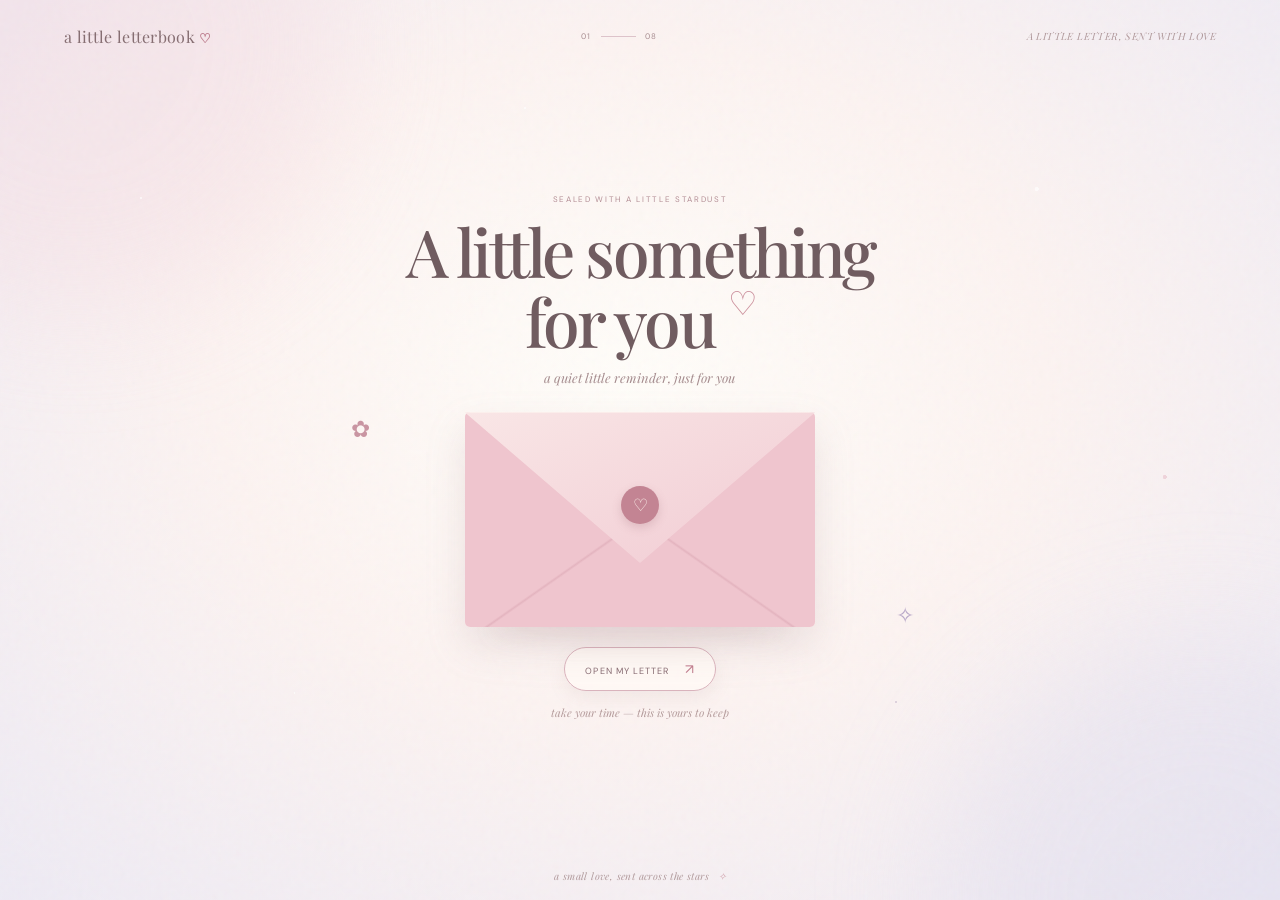
<file: index.html>
<!doctype html>
<html lang="en">
<head>
  <meta charset="utf-8">
  <meta name="viewport" content="width=device-width, initial-scale=1, viewport-fit=cover">
  <meta name="theme-color" content="#f9edf1">
  <meta name="description" content="A little eight-page love letter for Soobin, made with love by a MOA.">
  <title>A Little Letterbook for Soobin ♡</title>
  <link rel="preconnect" href="https://fonts.googleapis.com">
  <link rel="preconnect" href="https://fonts.gstatic.com" crossorigin>
  <link href="https://fonts.googleapis.com/css2?family=DM+Sans:wght@400;500;600&family=Playfair+Display:ital,wght@0,500;0,600;1,500;1,600&family=Sacramento&display=swap" rel="stylesheet">
  <link rel="stylesheet" href="styles.css">
</head>
<body>
  <main class="letterbook" id="letterbook">
    <div class="sky-glow" aria-hidden="true"></div>
    <div class="starfield" aria-hidden="true"></div>
    <div class="floating-hearts" id="floatingHearts" aria-hidden="true"></div>
    <header class="book-chrome">
      <span class="book-mark">a little letterbook <b>♡</b></span>
      <span class="page-count" id="pageCount">01 <i></i> 08</span>
      <span class="book-mark-note">a little letter, sent with love</span>
    </header>

    <div class="book-stage" id="bookStage" aria-live="polite">
      <section class="book-page envelope-page active" id="page-1" aria-label="The Sealed Envelope">
        <div class="cover-copy">
          <p class="tiny-heading">sealed with a little stardust</p>
          <h1>A little something<br>for you <span>♡</span></h1>
          <p class="cover-note">a quiet little reminder, just for you</p>
        </div>
        <div class="envelope-wrap">
          <div class="envelope-shadow"></div>
          <div class="envelope" id="envelope" aria-hidden="true">
            <div class="letter-slip"><span>for soobin</span><b>♡</b></div>
            <div class="envelope-back"></div><div class="envelope-front"></div><div class="envelope-flap"></div><div class="wax-seal">♡</div>
          </div>
        </div>
        <button class="primary-button open-button" id="openLetter" type="button">Open My Letter <span>↗</span></button>
        <p class="cover-footnote">take your time — this is yours to keep</p>
        <span class="cover-flower flower-left" aria-hidden="true">✿</span><span class="cover-flower flower-right" aria-hidden="true">✧</span>
      </section>

      <section class="book-page paper-page" id="page-2" aria-label="The Beginning" aria-hidden="true" hidden>
        <div class="paper-sheet"><div class="paper-frame"></div><span class="paper-flower flower-top" aria-hidden="true">❀</span><span class="paper-sparkle sparkle-side" aria-hidden="true">✧</span>
          <div class="paper-copy"><p class="page-kicker">page one · the beginning</p><h2>Dear <em>Soobin,</em></h2>
            <div class="handwriting"><p>I hope this finds you in a soft, unhurried moment, with a warm drink nearby and nowhere you need to be for just a little while.</p><p>I made this tiny letterbook to leave a little warmth with you. Think of each page as a small pressed flower: a gentle thing to find on an ordinary day.</p><p>There is no need to read quickly. Turn the pages whenever you're ready. Every word was written with care, and with a grateful heart.</p></div>
            <div class="letter-signature"><span>with a little love,</span><b>a MOA ♡</b></div>
          </div>
        </div>
        <div class="page-controls"><button class="quiet-button" type="button" data-prev>← Previous Page</button><button class="next-button" type="button" data-next>Next Page <span>→</span></button></div>
      </section>

      <section class="book-page paper-page" id="page-3" aria-label="What You Mean to Me" aria-hidden="true" hidden>
        <div class="paper-sheet paper-rose"><div class="paper-frame"></div><span class="paper-flower flower-top" aria-hidden="true">✿</span><span class="paper-sparkle sparkle-side" aria-hidden="true">♡</span>
          <div class="paper-copy"><p class="page-kicker">page two · what you mean to me</p><h2>A little piece<br>of <em>sunshine</em></h2>
            <div class="handwriting"><p>You may never know how much happiness your smile brings. It has a lovely way of making a long day feel lighter, like someone opened the curtains and let morning in.</p><p>In a world that can sometimes feel overwhelming, your presence feels like a little piece of sunshine. Your gentle words, your laughter, and the care you show the people around you make the world feel kinder.</p><p>Even from far away, you make someone's ordinary days a little more beautiful. I hope you feel a bit of that love coming back to you today.</p></div>
            <div class="letter-signature"><span>kept close, always</span><b>♡</b></div>
          </div>
        </div>
        <div class="page-controls"><button class="quiet-button" type="button" data-prev>← Previous Page</button><button class="next-button" type="button" data-next>Next Page <span>→</span></button></div>
      </section>

      <section class="book-page photo-only-page" id="page-4" aria-label="Photo album" aria-hidden="true" hidden>
        <div class="photo-album" id="photoAlbum">
          <span class="album-decoration album-flower flower-a" aria-hidden="true">✿</span><span class="album-decoration album-star star-a" aria-hidden="true">✧</span><span class="album-decoration album-heart heart-a" aria-hidden="true">♡</span><span class="album-decoration album-flower flower-b" aria-hidden="true">❀</span>
          <button class="photo-card photo-one" type="button" data-photo="0" aria-label="Enlarge photo"><img src="assets/soobin-portrait.png" alt="Soobin in a cream jacket"></button>
          <button class="photo-card photo-two" type="button" data-photo="1" aria-label="Enlarge photo"><img src="assets/soobin-heart.png" alt="Soobin making a heart with his hands"></button>
          <button class="photo-card photo-three" type="button" data-photo="2" aria-label="Enlarge photo"><img src="assets/soobin-bunny.png" alt="Soobin smiling in pink bunny earmuffs"></button>
          <span class="photo-tape tape-one" aria-hidden="true"></span><span class="photo-tape tape-two" aria-hidden="true"></span>
        </div>
        <div class="page-controls photo-controls"><button class="photo-arrow" type="button" data-prev aria-label="Previous page"><span aria-hidden="true">←</span></button><button class="photo-arrow" type="button" data-next aria-label="Next page"><span aria-hidden="true">→</span></button></div>
      </section>

      <section class="book-page paper-page" id="page-5" aria-label="Things I Adore About You" aria-hidden="true" hidden>
        <div class="paper-sheet paper-blue"><div class="paper-frame"></div><span class="paper-flower flower-top" aria-hidden="true">❀</span><span class="paper-sparkle sparkle-side" aria-hidden="true">✧</span>
          <div class="paper-copy reasons-copy"><p class="page-kicker">page four · things i adore</p><h2>Little reasons,<br><em>endless love</em></h2>
            <div class="handwriting adore-letter"><p>I adore your beautiful smile, the one that brightens a room before you even say a word.</p><p>I adore your gentle personality, your comforting presence, and the thoughtful way you make people feel cared for.</p><p>I adore how hard you work and how sincerely you follow what you love. I adore your adorable little moments that make MOA smile without even trying.</p><p>Most of all, I adore the happiness you bring into so many lives, simply by being you.</p></div>
            <div class="letter-signature"><span>every little thing matters</span><b>♡</b></div>
          </div>
        </div>
        <div class="page-controls"><button class="quiet-button" type="button" data-prev>← Previous Page</button><button class="next-button" type="button" data-next>Next Page <span>→</span></button></div>
      </section>

      <section class="book-page music-page" id="page-6" aria-label="Songs That Remind Me of You" aria-hidden="true" hidden>
        <div class="music-diary">
          <header class="music-heading"><p class="page-kicker">page five · a little soundtrack</p><h2>Every Song Feels<br><em>Like You ♡</em></h2><p class="music-subtitle">Some feelings are easier to express through music.</p></header>
          <div class="music-layout">
            <div class="music-player-card">
              <div class="player-frame"><div id="youtubePlayer" aria-label="Official music video player"></div></div>
              <div class="player-meta"><div><span class="player-eyebrow">NOW SELECTED</span><h3 id="playingTitle">SOOBIN’s 숲</h3><p id="playingArtist">SOOBIN · Original by Choi Yu Ree</p></div><a class="stream-link" id="openStream" href="https://www.youtube.com/watch?v=lomg3JLjIQc" target="_blank" rel="noopener">Watch on YouTube ↗</a></div>
              <div class="player-controls"><button type="button" id="previousTrack" aria-label="Previous song">‹</button><button type="button" id="playTrack" aria-label="Play selected song">▶</button><button type="button" id="nextTrack" aria-label="Next song">›</button><div class="visualizer" id="visualizer" aria-label="Visualizer is idle"><i></i><i></i><i></i><i></i><i></i><i></i><i></i><i></i><i></i></div><span id="playerStatus" aria-live="polite">Choose a song</span></div>
            </div>
            <div class="track-stack" aria-label="Choose a song">
              <button class="track-card selected" type="button" data-track="0"><span class="track-art"><img src="assets/soobin-bunny.png" alt=""></span><span class="track-copy"><small>SOOBIN · COVER</small><strong>숲 (Forest)</strong><em>Original by Choi Yu Ree</em></span><span class="track-note">♫</span></button>
              <button class="track-card" type="button" data-track="1"><span class="track-art"><img src="assets/soobin-portrait.png" alt=""></span><span class="track-copy"><small>SOOBIN · COVER</small><strong>나의 봄의 이유</strong><em>Original by Paul Kim</em></span><span class="track-note">♫</span></button>
              <button class="track-card" type="button" data-track="2"><span class="track-art"><img src="assets/soobin-heart.png" alt=""></span><span class="track-copy"><small>TOMORROW X TOGETHER</small><strong>Blue Hour</strong><em>The prettiest little sunset</em></span><span class="track-note">♫</span></button>
              <button class="track-card" type="button" data-track="3"><span class="track-art"><img src="assets/soobin-bunny.png" alt=""></span><span class="track-copy"><small>TOMORROW X TOGETHER</small><strong>Our Summer</strong><em>A song that feels like home</em></span><span class="track-note">♫</span></button>
            </div>
          </div>
          <span class="music-decoration music-heart" aria-hidden="true">♡</span><span class="music-decoration music-star" aria-hidden="true">✧</span><span class="music-decoration music-note" aria-hidden="true">♪</span>
        </div>
        <div class="page-controls"><button class="quiet-button" type="button" data-prev>← Previous Page</button><button class="next-button" type="button" data-next>Next Page <span>→</span></button></div>
      </section>

      <section class="book-page paper-page" id="page-7" aria-label="A Little Promise" aria-hidden="true" hidden>
        <div class="paper-sheet paper-lilac"><div class="paper-frame"></div><span class="paper-flower flower-top" aria-hidden="true">✿</span><span class="paper-sparkle sparkle-side" aria-hidden="true">✧</span>
          <div class="paper-copy"><p class="page-kicker">page six · a little promise</p><h2>Please remember<br><em>this</em></h2>
            <div class="handwriting"><p>You do not have to be perfect or bright every day to be cherished. You are already more than enough, exactly as you are — in the quiet moments, the tired moments, and every moment in between.</p><p>I hope you give yourself the same patience and warmth you so freely offer everyone else. Rest when you need to. Keep a little softness for yourself.</p><p>And when life feels heavy, may you remember there are people cheering for you sincerely, from wherever they are. Your happiness matters, too.</p></div>
            <div class="letter-signature"><span>I'll keep cheering for you</span><b>a little MOA ♡</b></div>
          </div>
        </div>
        <div class="page-controls"><button class="quiet-button" type="button" data-prev>← Previous Page</button><button class="next-button" type="button" data-next>Next Page <span>→</span></button></div>
      </section>

      <section class="book-page paper-page final-page" id="page-8" aria-label="Until We Meet Again" aria-hidden="true" hidden>
        <div class="paper-sheet paper-final"><div class="paper-frame"></div><span class="paper-flower flower-top" aria-hidden="true">❀</span><span class="paper-sparkle sparkle-side" aria-hidden="true">♡</span>
          <div class="paper-copy final-copy"><p class="page-kicker">page seven · until we meet again</p><h2>Dear <em>Soobin,</em></h2>
            <div class="handwriting"><p>Even if you never read these words, I hope the universe knows how much happiness you bring into my life.</p><p>Keep smiling, keep shining, and always take care of yourself.</p></div>
            <div class="final-signature"><span>With endless love,</span><strong>Your MOA ♡</strong></div>
          </div>
          <div class="closing-sparkles" aria-hidden="true"><i>✧</i><i>♡</i><i>✦</i><i>❀</i><i>✧</i></div>
        </div>
        <div class="page-controls"><button class="quiet-button" type="button" data-prev>← Previous Page</button><button class="next-button read-again" id="readAgain" type="button">Read My Letter Again <span>↺</span></button></div>
      </section>
    </div>
    <footer class="book-footer">a small love, sent across the stars <span>✧</span></footer>

    <div class="photo-viewer" id="photoViewer" aria-hidden="true" hidden>
      <button class="viewer-close" id="viewerClose" type="button" aria-label="Close enlarged photo">×</button>
      <button class="viewer-arrow viewer-prev" id="viewerPrev" type="button" aria-label="Previous photo">‹</button>
      <img id="viewerImage" alt="">
      <button class="viewer-arrow viewer-next" id="viewerNext" type="button" aria-label="Next photo">›</button>
    </div>
  </main>
  <script src="https://www.youtube.com/iframe_api"></script>
  <script src="script.js"></script>
</body>
</html>
</file>
<file: styles.css>
:root{--ink:#68585a;--rose:#bd7d8e;--muted:#a98f91;--cream:#fffaf1;--paper:#fffdf8;--pink:#f1d4dc;--lavender:#e7e3f1;--blue:#dfebef;--serif:'Playfair Display',Georgia,serif;--script:'Sacramento',cursive;--sans:'DM Sans',sans-serif}*{box-sizing:border-box}html,body{width:100%;height:100%;margin:0;overflow:hidden}body{font-family:var(--sans);color:var(--ink);background:#f8eff1;-webkit-font-smoothing:antialiased}button{font:inherit;-webkit-tap-highlight-color:transparent}.letterbook{position:relative;isolation:isolate;width:100vw;height:100svh;min-height:490px;overflow:hidden;display:flex;flex-direction:column;align-items:center;justify-content:center;background:radial-gradient(ellipse at 49% 42%,#fffdf9 0%,#fcf3f1 45%,#edeaf4 100%)}.letterbook:before{content:'';position:absolute;inset:0;pointer-events:none;z-index:-1;opacity:.16;background-image:url("data:image/svg+xml,%3Csvg viewBox='0 0 180 180' xmlns='http://www.w3.org/2000/svg'%3E%3Cfilter id='n'%3E%3CfeTurbulence type='fractalNoise' baseFrequency='.82' numOctaves='3' stitchTiles='stitch'/%3E%3C/filter%3E%3Crect width='100%25' height='100%25' filter='url(%23n)' opacity='.2'/%3E%3C/svg%3E")}.sky-glow{position:absolute;inset:0;z-index:-2;overflow:hidden;pointer-events:none}.sky-glow:before,.sky-glow:after{content:'';position:absolute;width:42vw;height:42vw;min-width:350px;min-height:350px;border-radius:50%;filter:blur(60px);opacity:.38;animation:drift 12s ease-in-out infinite alternate}.sky-glow:before{left:-15%;top:-25%;background:#f4d8df}.sky-glow:after{right:-15%;bottom:-30%;background:#dedbed;animation-delay:-5s}@keyframes drift{to{transform:translate(30px,-14px) scale(1.08);opacity:.54}}.starfield{position:absolute;inset:0;pointer-events:none;opacity:.62;background-image:radial-gradient(1px 1px at 11% 22%,#fff 99%,transparent),radial-gradient(2px 2px at 81% 21%,#fff 99%,transparent),radial-gradient(1px 1px at 70% 78%,#cdbfd0 99%,transparent),radial-gradient(1px 1px at 23% 77%,#fff 99%,transparent),radial-gradient(2px 2px at 91% 53%,#eac3cc 99%,transparent),radial-gradient(1px 1px at 41% 12%,#fff 99%,transparent)}.book-chrome{position:absolute;top:max(22px,env(safe-area-inset-top));left:clamp(20px,5vw,72px);right:clamp(20px,5vw,72px);height:28px;display:flex;justify-content:space-between;align-items:center;z-index:8;color:#a78c90;text-transform:uppercase;font-size:8px;letter-spacing:.17em}.book-mark{font:16px var(--serif);letter-spacing:.02em;text-transform:none;color:#866e72}.book-mark b{color:var(--rose);font-family:var(--sans);font-size:13px}.page-count{display:flex;align-items:center;gap:9px}.page-count i{width:35px;height:1px;background:#ddc3ca}.book-stage{position:relative;width:min(740px,92vw);height:min(720px,calc(100svh - 135px));min-height:390px;perspective:1800px;transform-style:preserve-3d}.book-page{position:absolute;inset:0;display:flex;flex-direction:column;align-items:center;justify-content:center;transform-style:preserve-3d;backface-visibility:hidden}.book-page[hidden]{display:none}.book-page.active{display:flex;z-index:2}.paper-sheet{position:relative;width:min(690px,88vw);height:calc(100% - 46px);max-height:660px;min-height:340px;overflow:hidden;background:linear-gradient(110deg,#fffaf0,#fffdf8 48%,#fff8ee);border:1px solid #fff;box-shadow:0 23px 70px #72565c2b,0 4px 15px #8d77751a;transform-origin:center center}.paper-sheet:before{content:'';position:absolute;inset:0;pointer-events:none;opacity:.24;background:repeating-linear-gradient(0deg,transparent 0 29px,#d6c5ac1c 30px,#d6c5ac1c 31px)}.paper-sheet:after{content:'';position:absolute;inset:0;pointer-events:none;background:linear-gradient(90deg,#dcc7ab0b,transparent 12%,transparent 88%,#dcc7ab0b)}.paper-rose{background:linear-gradient(115deg,#fff8f1,#fffaf7 48%,#fdf3f3)}.paper-blue{background:linear-gradient(120deg,#fffdf6,#f9fcfa 53%,#f2f8f8)}.paper-lilac{background:linear-gradient(110deg,#fffaf3,#fcf9ff 55%,#f7f3fc)}.paper-final{background:linear-gradient(120deg,#fffaf1,#fffdf9 47%,#fbf3f4)}.paper-frame{position:absolute;inset:13px;border:1px solid #eadcc9;pointer-events:none;z-index:1}.paper-copy{position:relative;z-index:2;width:100%;height:100%;padding:clamp(35px,6vh,58px) clamp(38px,7.5vw,82px) 27px;display:flex;flex-direction:column;align-items:flex-start}.page-kicker{align-self:center;text-align:center;color:#b49a90;font-size:8px;letter-spacing:.2em;text-transform:uppercase;margin:0 0 14px}.paper-copy h2{font:500 clamp(29px,4vw,41px)/1.05 var(--serif);letter-spacing:-.035em;color:#735e61;margin:0 0 18px}.paper-copy h2 em{font-weight:500;color:var(--rose)}.handwriting{font:italic clamp(13px,1.55vw,15.5px)/1.72 var(--serif);color:#796b6c;max-width:535px}.handwriting p{margin:0 0 13px}.letter-signature{margin-top:auto;padding-top:10px;display:flex;flex-direction:column;color:#a58a8c;font:italic 12px var(--serif)}.letter-signature b{font:27px var(--script);font-weight:400;color:var(--rose);line-height:1.15}.paper-flower,.paper-sparkle{position:absolute;z-index:3;pointer-events:none;color:#d6a3ad}.flower-top{right:34px;top:28px;font-size:24px;transform:rotate(12deg)}.sparkle-side{left:30px;bottom:34%;font-size:19px;color:#b5a6cb}.reasons-copy h2{margin-bottom:14px}.adore-list{width:100%;display:grid;gap:10px;margin-top:2px}.adore-list p{display:flex;align-items:center;gap:12px;font:italic clamp(12px,1.45vw,14px)/1.35 var(--serif);color:#76696b;margin:0;padding:0 0 8px;border-bottom:1px solid #eadfd833}.adore-list p span{width:25px;height:25px;flex:none;border-radius:50%;display:grid;place-items:center;background:#faedf0;color:#c78595;font:13px var(--sans)}.adore-list p:nth-child(even) span{background:#ecf3f4;color:#8aa7ad}.small-note{font:italic 12px var(--serif);color:#a58d8d;margin:13px 0 0}.page-controls{height:44px;width:min(690px,88vw);display:flex;align-items:end;justify-content:space-between;padding:0 2px}.quiet-button,.next-button{border:0;background:transparent;cursor:pointer;transition:transform .2s,color .2s}.quiet-button{padding:8px 0;color:#a48a8c;font-size:9px;letter-spacing:.08em;text-transform:uppercase}.quiet-button:hover{color:#765f64;transform:translateX(-2px)}.next-button{padding:9px 15px;border:1px solid #e5cbd1;border-radius:30px;background:#fffaf6d9;color:#97777e;font-size:9px;letter-spacing:.09em;text-transform:uppercase}.next-button span{margin-left:9px;color:#c8788e;font-size:14px}.next-button:hover{background:#fff;transform:translateY(-2px)}.final-page .paper-sheet{box-shadow:0 23px 70px #72565c2b,0 4px 15px #8d77751a,0 0 0 1px #f6dce2}.final-copy{align-items:center;text-align:center}.final-copy h2{margin-top:7px}.final-copy .handwriting{text-align:center;max-width:480px;margin-top:7px}.final-signature{margin-top:auto;display:flex;flex-direction:column;align-items:center;color:#a58a8c;font:italic 13px var(--serif)}.final-signature strong{font:36px var(--script);font-weight:400;color:#bd7d8e;line-height:1.05}.closing-sparkles{position:absolute;inset:0;z-index:4;pointer-events:none}.closing-sparkles i{position:absolute;font-style:normal;color:#d79da9;font-size:18px;opacity:0}.closing-sparkles i:nth-child(1){left:17%;top:20%}.closing-sparkles i:nth-child(2){right:17%;top:30%}.closing-sparkles i:nth-child(3){left:25%;bottom:23%}.closing-sparkles i:nth-child(4){right:23%;bottom:20%}.closing-sparkles i:nth-child(5){left:52%;top:12%}.final-page.celebrate .closing-sparkles i{animation:shimmer 2.2s ease-in-out infinite}.final-page.celebrate .closing-sparkles i:nth-child(2){animation-delay:.35s}.final-page.celebrate .closing-sparkles i:nth-child(3){animation-delay:.7s}.final-page.celebrate .closing-sparkles i:nth-child(4){animation-delay:1.05s}.final-page.celebrate .closing-sparkles i:nth-child(5){animation-delay:1.4s}@keyframes shimmer{0%,100%{transform:scale(.55) rotate(-20deg);opacity:0}45%{transform:scale(1.25) rotate(20deg);opacity:.85}}.letterbook.is-shutting .final-page .paper-sheet{animation:softClose 1.15s ease forwards}@keyframes softClose{45%{transform:scale(.97);filter:brightness(1.04)}100%{transform:scale(.94);filter:brightness(1.08);box-shadow:0 0 0 12px #f7e6eb00,0 12px 40px #72565c12}}.envelope-page{padding:38px 22px 24px;text-align:center}.cover-copy{margin-bottom:clamp(15px,3vh,26px)}.tiny-heading{color:#b38e95;font-size:8px;letter-spacing:.21em;text-transform:uppercase;margin:0 0 13px}.cover-copy h1{font:500 clamp(39px,6vw,66px)/1.06 var(--serif);letter-spacing:-.045em;color:#705c60;margin:0}.cover-copy h1 span{font-family:var(--sans);font-size:.5em;color:#ca8d9a;vertical-align:top}.cover-note{font:italic 13px var(--serif);color:#a58c8e;margin:13px 0 0}.envelope-wrap{width:clamp(230px,31vw,350px);height:clamp(145px,20vw,215px);position:relative;margin:0 auto 20px;perspective:900px;filter:drop-shadow(0 18px 19px #8f6d7228)}.envelope-shadow{position:absolute;width:83%;height:24px;left:8%;bottom:-13px;border-radius:50%;background:#a77d812d;filter:blur(11px)}.envelope{position:absolute;inset:0;transform-style:preserve-3d}.envelope-back{position:absolute;inset:0;border-radius:5px;background:#f4d5db;box-shadow:inset 0 0 0 1px #fff9f3}.envelope-front{position:absolute;inset:0;border-radius:5px;background:#efc5ce;clip-path:polygon(0 0,50% 55%,100% 0,100% 100%,0 100%);z-index:3}.envelope-front:after{content:'';position:absolute;inset:0;background:linear-gradient(35deg,transparent 49.5%,#dfadb9 50%,transparent 50.5%),linear-gradient(-35deg,transparent 49.5%,#dfadb9 50%,transparent 50.5%);opacity:.7}.envelope-flap{position:absolute;left:0;right:0;top:0;height:70%;z-index:4;background:linear-gradient(155deg,#f9e6e6,#f1cbd3);clip-path:polygon(0 0,100% 0,50% 100%);transform-origin:50% 0;transition:transform .75s cubic-bezier(.2,.7,.2,1);backface-visibility:hidden}.letter-slip{position:absolute;z-index:2;left:9%;right:9%;top:5%;height:90%;background:#fffaf0;border-radius:3px;display:flex;flex-direction:column;align-items:center;padding-top:17px;color:#ba8490;font:23px var(--script);transition:transform .8s cubic-bezier(.2,.75,.2,1)}.letter-slip b{font:14px var(--sans);font-weight:400}.wax-seal{position:absolute;z-index:5;left:50%;top:43%;transform:translate(-50%,-50%);width:38px;height:38px;border-radius:50%;display:grid;place-items:center;background:#c38493;color:#fff4ee;font-size:17px;box-shadow:0 4px 10px #98606c3b;transition:opacity .25s,transform .35s}.envelope.open .envelope-flap{transform:rotateX(180deg);z-index:1}.envelope.open .letter-slip{transform:translateY(-78%)}.envelope.open .wax-seal{opacity:0;transform:translate(-50%,-50%) scale(.55)}.primary-button{border:1px solid #d9b3bc;border-radius:99px;background:#fffaf6d9;color:#876b71;padding:12px 20px;font-size:9px;letter-spacing:.12em;text-transform:uppercase;cursor:pointer;box-shadow:0 7px 18px #92737a18;transition:transform .2s,background .2s}.primary-button:hover{transform:translateY(-2px);background:#fff}.open-button span{margin-left:12px;color:#c17c8d;font-size:14px}.cover-footnote{color:#b49b9b;font:italic 11px var(--serif);margin:14px 0 0}.cover-flower{position:absolute;color:#c995a2}.flower-left{left:11%;top:45%;font-size:23px}.flower-right{right:13%;bottom:25%;font-size:22px;color:#b8a8c8}.book-footer{position:absolute;bottom:max(17px,env(safe-area-inset-bottom));left:0;right:0;text-align:center;color:#b19a9c;font:italic 10px var(--serif);letter-spacing:.04em}.book-footer span{color:#d0a2ac;margin-left:5px}.floating-hearts{position:absolute;inset:0;z-index:7;overflow:hidden;pointer-events:none}.floating-heart{position:absolute;bottom:-30px;color:#cf91a1;text-shadow:0 2px 12px #c9859b4d;animation:heartRise var(--duration,5s) ease-out forwards}.floating-heart.spark{color:#c2b1ce}@keyframes heartRise{0%{transform:translateY(0) rotate(0) scale(.7);opacity:0}14%{opacity:.8}100%{transform:translateY(-105svh) rotate(28deg) scale(1.1);opacity:0}}.flip-out-next{z-index:5!important;animation:flipOutNext .72s cubic-bezier(.55,.04,.33,.99) forwards;transform-origin:left center}.flip-in-next{z-index:4!important;animation:flipInNext .72s cubic-bezier(.2,.65,.35,1) forwards;transform-origin:right center}.flip-out-prev{z-index:5!important;animation:flipOutPrev .72s cubic-bezier(.55,.04,.33,.99) forwards;transform-origin:right center}.flip-in-prev{z-index:4!important;animation:flipInPrev .72s cubic-bezier(.2,.65,.35,1) forwards;transform-origin:left center}@keyframes flipOutNext{to{transform:rotateY(-108deg);opacity:.2;filter:brightness(.83)}}@keyframes flipInNext{from{transform:rotateY(72deg);opacity:.3;filter:brightness(1.12)}to{transform:rotateY(0);opacity:1;filter:none}}@keyframes flipOutPrev{to{transform:rotateY(108deg);opacity:.2;filter:brightness(.83)}}@keyframes flipInPrev{from{transform:rotateY(-72deg);opacity:.3;filter:brightness(1.12)}to{transform:rotateY(0);opacity:1;filter:none}}@media(max-width:600px){.book-chrome{top:max(17px,env(safe-area-inset-top));font-size:7px;letter-spacing:.12em}.book-mark{font-size:14px}.book-stage{width:92vw;height:calc(100svh - 118px);min-height:370px}.paper-sheet{width:100%;height:calc(100% - 43px);min-height:320px}.paper-copy{padding:clamp(25px,4.5vh,39px) 28px 20px}.paper-copy h2{font-size:clamp(27px,8vw,34px);margin-bottom:12px}.page-kicker{font-size:7px;margin-bottom:11px}.handwriting{font-size:clamp(11.5px,3.25vw,13px);line-height:1.53}.handwriting p{margin-bottom:9px}.letter-signature{font-size:10px}.letter-signature b{font-size:23px}.flower-top{right:25px;top:21px;font-size:19px}.sparkle-side{left:18px;bottom:29%;font-size:15px}.page-controls{height:41px;width:100%}.quiet-button{font-size:8px}.next-button{padding:9px 13px;font-size:8px}.adore-list{gap:7px}.adore-list p{font-size:11px;padding-bottom:6px}.adore-list p span{width:22px;height:22px}.small-note{font-size:10px;margin-top:9px}.envelope-page{padding-top:34px}.cover-copy h1{font-size:clamp(39px,11vw,54px)}.cover-note{font-size:12px}.envelope-wrap{width:min(270px,76vw);height:165px}.cover-flower.flower-left{left:5%;top:44%}.cover-flower.flower-right{right:7%;bottom:22%}.final-copy .handwriting{font-size:clamp(12px,3.5vw,14px)}.final-signature strong{font-size:31px}.book-footer{font-size:8px}}@media(max-height:680px){.book-stage{height:calc(100svh - 112px);min-height:0}.paper-copy{padding-top:25px;padding-bottom:15px}.paper-copy h2{margin-bottom:10px}.handwriting{font-size:12px;line-height:1.48}.handwriting p{margin-bottom:7px}.page-kicker{margin-bottom:8px}.page-controls{height:39px}.envelope-wrap{height:clamp(130px,25vh,180px)}.cover-copy{margin-bottom:10px}.cover-note{margin-top:8px}.cover-footnote{margin-top:9px}}@media(prefers-reduced-motion:reduce){*,*:before,*:after{animation-duration:.01ms!important;animation-iteration-count:1!important;scroll-behavior:auto!important;transition-duration:.01ms!important}}

.music-toggle{width:34px;height:34px;display:grid;place-items:center;border:1px solid #e4cbd1;border-radius:50%;background:#fff9f5c9;color:#a97682;font-size:15px;cursor:pointer;transition:transform .2s,background .2s,box-shadow .2s}.music-toggle:hover{transform:translateY(-1px);background:#fff;box-shadow:0 5px 13px #87646c21}.music-toggle[aria-pressed=true]{background:#efdce2;color:#a15e72;box-shadow:0 0 0 4px #efdce244}.letterbook.is-gallery .book-chrome,.letterbook.is-gallery .book-footer{visibility:hidden}.photo-only-page{justify-content:center}.photo-album{position:relative;width:min(690px,88vw);height:calc(100% - 46px);overflow:hidden;background:radial-gradient(ellipse at 48% 45%,#fffaf2 0,#fff8f2 57%,#faedf0 100%);box-shadow:0 24px 68px #72565c24;isolation:isolate}.photo-album:before{content:'';position:absolute;inset:11px;border:1px solid #ead8ce;z-index:-1}.photo-album:after{content:'';position:absolute;inset:0;pointer-events:none;opacity:.18;background-image:url("data:image/svg+xml,%3Csvg viewBox='0 0 180 180' xmlns='http://www.w3.org/2000/svg'%3E%3Cfilter id='n'%3E%3CfeTurbulence type='fractalNoise' baseFrequency='.82' numOctaves='3' stitchTiles='stitch'/%3E%3C/filter%3E%3Crect width='100%25' height='100%25' filter='url(%23n)' opacity='.2'/%3E%3C/svg%3E")}.photo-card{position:absolute;display:block;overflow:hidden;padding:9px 9px 11px;border:0;background:#fffdf9;box-shadow:0 13px 27px #715a5d35;cursor:zoom-in;transition:transform .5s cubic-bezier(.2,.75,.25,1),box-shadow .35s;z-index:2}.photo-card:hover{box-shadow:0 20px 38px #715a5d40;z-index:5}.photo-card img{display:block;width:100%;height:100%;object-fit:cover}.photo-one{left:8%;top:10%;width:35%;height:68%;transform:rotate(-5deg)}.photo-one:hover{transform:rotate(-2deg) scale(1.025)}.photo-two{right:7%;top:10%;width:42%;height:47%;transform:rotate(4deg)}.photo-two:hover{transform:rotate(1deg) scale(1.025)}.photo-three{left:32%;bottom:7%;width:38%;height:47%;transform:rotate(-1deg)}.photo-three:hover{transform:rotate(1deg) scale(1.025)}.photo-tape{position:absolute;width:73px;height:20px;background:#f0d3d5b8;z-index:4;pointer-events:none;box-shadow:0 1px 4px #87626710}.tape-one{left:20%;top:7%;transform:rotate(-11deg)}.tape-two{right:17%;top:6%;transform:rotate(8deg);background:#dce9e8c4}.album-decoration{position:absolute;z-index:1;pointer-events:none;color:#cb929e}.album-flower{font-size:27px}.flower-a{right:8%;bottom:12%}.flower-b{left:10%;bottom:9%;font-size:20px;color:#b0c3c6}.album-star{font-size:24px;color:#b6a7c7}.star-a{left:47%;top:7%}.album-heart{font-size:20px}.heart-a{right:10%;top:65%}.photo-controls{width:min(690px,88vw);height:44px;align-items:end}.photo-arrow{width:34px;height:30px;border:1px solid #e4cbd1;border-radius:50%;background:#fffaf6d9;color:#a87582;font-size:19px;line-height:1;cursor:pointer;transition:transform .2s,background .2s}.photo-arrow:hover{transform:scale(1.08);background:#fff}.photo-viewer{position:fixed;inset:0;z-index:30;display:grid;place-items:center;background:#3c3039e8;opacity:0;visibility:hidden;transition:opacity .32s,visibility .32s}.photo-viewer[hidden]{display:none}.photo-viewer.is-open{opacity:1;visibility:visible}.photo-viewer>img{display:block;max-width:min(78vw,850px);max-height:84svh;object-fit:contain;box-shadow:0 18px 70px #0005;transform:scale(.96);transition:transform .35s}.photo-viewer.is-open>img{transform:scale(1)}.viewer-close,.viewer-arrow{position:absolute;z-index:2;width:42px;height:42px;border:1px solid #ffffff65;border-radius:50%;background:#fff2;color:#fff;font:30px/1 var(--serif);display:grid;place-items:center;cursor:pointer;transition:background .2s,transform .2s}.viewer-close:hover,.viewer-arrow:hover{background:#fff4;transform:scale(1.06)}.viewer-close{right:clamp(20px,5vw,65px);top:clamp(20px,5vh,50px);font-size:28px}.viewer-arrow{top:50%;transform:translateY(-50%)}.viewer-arrow:hover{transform:translateY(-50%) scale(1.06)}.viewer-prev{left:clamp(18px,5vw,60px)}.viewer-next{right:clamp(18px,5vw,60px)}.adore-letter p{margin-bottom:11px}.photo-only-page .photo-tape{animation:tapeFloat 5s ease-in-out infinite alternate}@keyframes tapeFloat{to{transform:translateY(-2px) rotate(-8deg)}}
+@media(max-width:600px){.music-toggle{width:30px;height:30px;font-size:14px}.photo-album{width:92vw;height:calc(100% - 42px)}.photo-one{left:5%;top:10%;width:41%;height:66%}.photo-two{right:4%;top:10%;width:46%;height:43%}.photo-three{left:29%;bottom:7%;width:45%;height:47%}.photo-card{padding:7px 7px 9px}.photo-tape{width:59px;height:17px}.flower-a{right:3%;bottom:13%}.flower-b{left:4%;bottom:8%}.heart-a{right:4%;top:62%}.star-a{left:48%;top:6%}.photo-controls{width:92vw}.photo-arrow{width:30px;height:28px}.viewer-arrow{width:36px;height:36px}.photo-viewer>img{max-width:76vw;max-height:77svh}.adore-letter{font-size:clamp(11.5px,3.15vw,12.5px);line-height:1.48}.adore-letter p{margin-bottom:8px}}@media(max-height:680px){.photo-one{height:65%;top:9%}.photo-two{height:44%;top:9%}.photo-three{height:43%;bottom:7%}.adore-letter{line-height:1.43}.adore-letter p{margin-bottom:7px}}

.book-mark-note{color:#b19a9c;font:italic 10px var(--serif);letter-spacing:.04em}.music-page{justify-content:center}.music-diary{position:relative;width:min(690px,88vw);height:calc(100% - 46px);max-height:660px;overflow:hidden;padding:clamp(21px,4vh,37px) clamp(22px,4vw,38px) 20px;background:radial-gradient(ellipse at 47% 37%,#fffdf9 0,#fffaf3 58%,#f8eef3 100%);border:1px solid #fff;box-shadow:0 23px 70px #72565c2b,0 4px 15px #8d77751a}.music-diary:before{content:'';position:absolute;inset:12px;border:1px solid #eadcc9;pointer-events:none}.music-heading{position:relative;z-index:1;text-align:center;margin-bottom:clamp(12px,2vh,20px)}.music-heading .page-kicker{margin:0 0 8px}.music-heading h2{margin:0;color:#735e61;font:500 clamp(27px,4vw,37px)/.98 var(--serif);letter-spacing:-.035em}.music-heading h2 em{color:var(--rose);font-weight:500}.music-subtitle{margin:8px 0 0;color:#a58c8e;font:italic 12px var(--serif)}.music-layout{position:relative;z-index:1;display:grid;grid-template-columns:1.04fr .96fr;gap:17px;align-items:stretch}.music-player-card{min-width:0;padding:9px;background:#fffdf9;border:1px solid #f0e2dc;box-shadow:0 9px 23px #866b6a14}.player-frame{width:100%;aspect-ratio:16/9;overflow:hidden;background:#e9dfe5;border-radius:3px}.player-frame iframe{display:block;width:100%;height:100%;border:0}.player-meta{display:flex;align-items:center;justify-content:space-between;gap:8px;padding:10px 2px 7px}.player-eyebrow,.track-copy small{display:block;color:#b39498;font-size:7px;letter-spacing:.14em;text-transform:uppercase}.player-meta h3{margin:3px 0 1px;color:#725c61;font:500 15px var(--serif)}.player-meta p{margin:0;color:#a28a8c;font:italic 9px var(--serif)}.stream-link{flex:none;color:#9e7882;font-size:8px;text-decoration:none;border-bottom:1px solid #e8cfd3;padding-bottom:3px}.stream-link:hover{color:#765b63}.player-controls{display:flex;align-items:center;gap:7px;padding:3px 2px 2px}.player-controls>button{width:25px;height:25px;border:1px solid #ead5d9;border-radius:50%;background:#fff9f5;color:#a87481;cursor:pointer;font:17px/1 var(--sans);transition:transform .2s,background .2s}.player-controls>button:hover{transform:scale(1.08);background:#f8e8ec}.player-controls>#playTrack{width:30px;height:30px;background:#f3dce2;font-size:11px}.visualizer{height:24px;margin-left:auto;display:flex;align-items:center;gap:3px}.visualizer i{display:block;width:3px;height:5px;border-radius:3px;background:#d3a0aa;transform-origin:center;opacity:.65}.visualizer.is-playing i{animation:musicBar .75s ease-in-out infinite alternate}.visualizer.is-playing i:nth-child(3n){animation-delay:-.4s}.visualizer.is-playing i:nth-child(2n){animation-delay:-.2s}@keyframes musicBar{to{height:20px;opacity:1}}#playerStatus{min-width:54px;text-align:right;color:#af9799;font:italic 8px var(--serif)}.track-stack{display:grid;grid-template-rows:repeat(4,1fr);gap:8px}.track-card{min-width:0;display:flex;align-items:center;gap:10px;padding:7px 9px;border:1px solid #eadfe0;background:#fffdf8c9;text-align:left;cursor:pointer;box-shadow:0 4px 13px #866b6a0a;transition:transform .2s,border .2s,background .2s,box-shadow .2s}.track-card:hover{transform:translateY(-2px);box-shadow:0 8px 18px #866b6a1b}.track-card.selected{border-color:#d5a9b1;background:#fff8f7;box-shadow:0 0 0 2px #f4e4e7}.track-art{display:block;flex:none;width:51px;height:54px;padding:4px 4px 7px;background:white;box-shadow:0 3px 8px #775c5e25;transform:rotate(-2deg)}.track-card:nth-child(even) .track-art{transform:rotate(2deg)}.track-art img{width:100%;height:100%;object-fit:cover;display:block}.track-copy{min-width:0;display:flex;flex-direction:column;gap:3px}.track-copy small{font-size:6px;letter-spacing:.1em}.track-copy strong{overflow:hidden;color:#745e62;font:500 13px var(--serif);text-overflow:ellipsis;white-space:nowrap}.track-copy em{overflow:hidden;color:#aa9294;font:italic 9px var(--serif);text-overflow:ellipsis;white-space:nowrap}.track-note{margin-left:auto;color:#c78d9a;opacity:0;transition:opacity .2s}.selected .track-note{opacity:1}.music-decoration{position:absolute;z-index:1;pointer-events:none;color:#d09aa5}.music-heart{left:17px;top:49%;font-size:20px}.music-star{right:22px;top:17%;font-size:21px;color:#b6a7c7}.music-note{right:16px;bottom:12%;font-size:22px;color:#b1c4c7}.music-page .page-controls{position:relative;z-index:2}.music-page .page-kicker{color:#b49a90}
@media(max-width:600px){.book-mark-note{display:none}.music-diary{width:92vw;height:calc(100% - 42px);padding:18px 15px 14px}.music-heading{margin-bottom:11px}.music-heading h2{font-size:clamp(25px,7vw,32px)}.music-subtitle{font-size:10px;margin-top:5px}.music-layout{grid-template-columns:1fr;gap:10px}.music-player-card{padding:7px}.player-frame{max-height:25svh}.player-meta{padding:6px 2px 4px}.player-meta h3{font-size:13px}.player-meta p{font-size:8px}.player-controls{gap:5px}.player-controls>button{width:23px;height:23px}.player-controls>#playTrack{width:27px;height:27px}.visualizer{height:19px}.visualizer.is-playing i{animation-duration:.75s}.track-stack{grid-template-columns:1fr 1fr;grid-template-rows:repeat(2,minmax(58px,1fr));gap:6px}.track-card{gap:6px;padding:5px}.track-art{width:39px;height:42px;padding:3px 3px 5px}.track-copy{gap:2px}.track-copy small{font-size:5px}.track-copy strong{font-size:10px}.track-copy em{font-size:7px}.track-note{font-size:11px}.music-heart{left:8px;top:48%;font-size:16px}.music-star{right:9px;top:15%;font-size:17px}.music-note{right:8px;bottom:12%;font-size:17px}.music-page .page-controls{width:92vw}}
@media(max-height:680px){.music-diary{padding-top:15px;padding-bottom:12px}.music-heading{margin-bottom:9px}.music-heading h2{font-size:clamp(25px,3.6vw,33px)}.music-subtitle{margin-top:5px}.music-layout{gap:11px}.track-stack{gap:6px}.track-card{padding-top:5px;padding-bottom:5px}.track-art{width:45px;height:47px}.music-page .page-controls{height:39px}}
@media(max-width:600px) and (max-height:680px){.music-diary{padding-top:11px;padding-bottom:9px}.music-heading{margin-bottom:7px}.music-heading h2{font-size:26px}.music-subtitle{font-size:9px}.player-frame{max-height:21svh}.player-meta{padding-top:5px}.track-stack{grid-template-rows:repeat(2,55px)}.track-art{width:35px;height:38px}}
</file>
